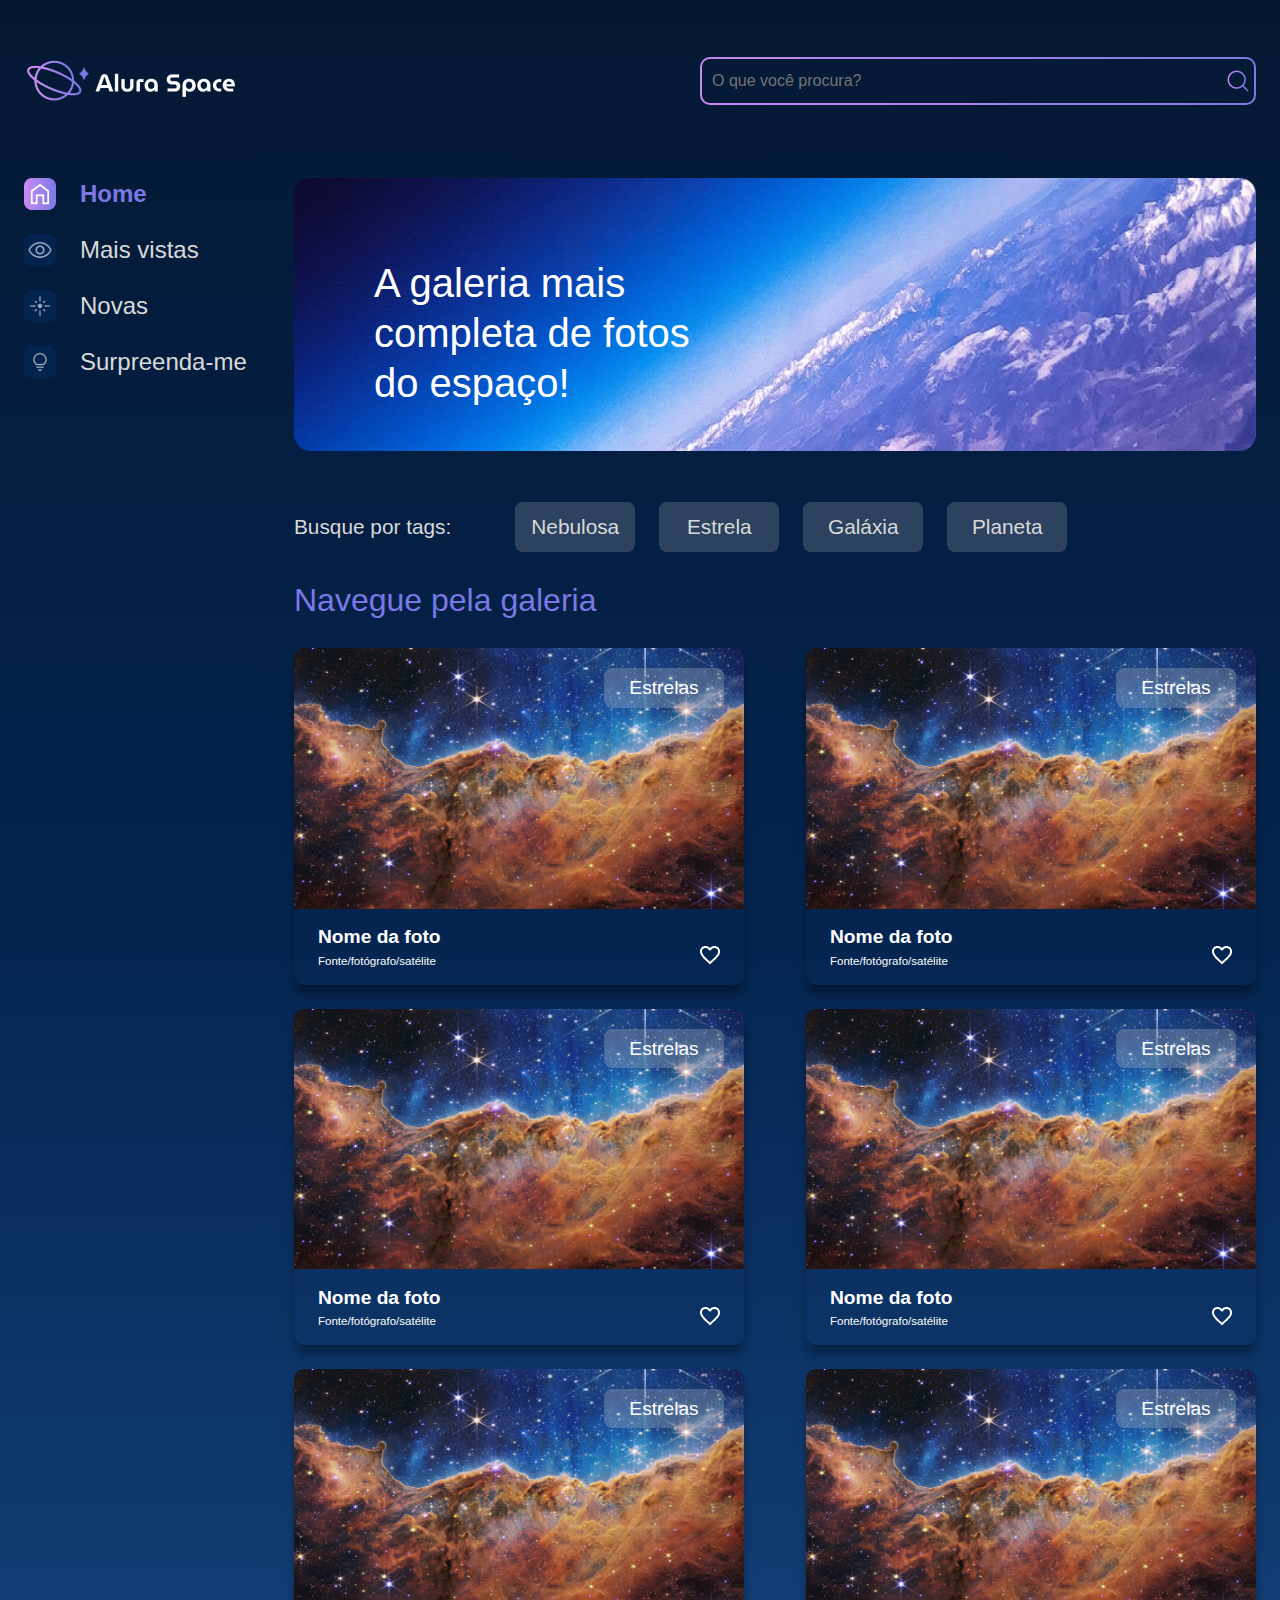
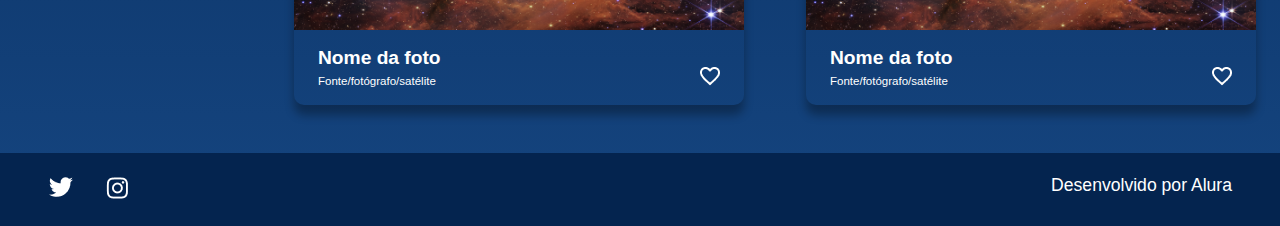
<file: index.html>
<!DOCTYPE html>
<html lang="pt-br">

<head>
    <meta charset="UTF-8">
    <meta http-equiv="X-UA-Compatible" content="IE=edge">
    <meta name="viewport" content="width=device-width, initial-scale=1.0">
    <title>Alura Space</title>
    <link rel="preconnect" href="https://fonts.googleapis.com">
    <link rel="preconnect" href="https://fonts.gstatic.com" crossorigin>
    <link href="https://fonts.googleapis.com/css2?family=Poppins:wght@400;500;600&display=swap" rel="stylesheet">
    <link rel="stylesheet" href="/styles/style.css">
</head>

<body>
    <div class="pagina-inicial">
        <header class="cabecalho">
            <img src="/assets/logo/Logo(2).png" alt="Logo da Alura Space" />
            <div class="cabecalho__busca">
                <div class="busca__fundo">
                    <input class="busca__input" type="text" placeholder="O que você procura?">
                    <img class="busca__icone" src="/assets/ícones/1x/search.png" alt="ícone de search">
                </div>
            </div>
        </header>
        <main class="principal">
            <section class="menu-lateral">
                <nav class="menu-lateral__navegacao">
                    <a href="#"><img src="/assets/ícones/1x/Home - ativo.png"> Home</a>
                    <a href="#"><img src="/assets/ícones/1x/Mais vistas - inativo.png"> Mais vistas</a>
                    <a href="#"><img src="/assets/ícones/1x/Novas - inativo.png"> Novas</a>
                    <a href="#"><img src="/assets/ícones/1x/Surpreenda-me - inativo.png"> Surpreenda-me</a>
                </nav>
            </section>
            <section class="conteudo">
                <section class="banner">
                    <img class="banner__imagem" src="/assets/imagens/Banner(2).png" alt="banner Alura Space">
                    <h1 class="banner__titulo"> A galeria mais completa de fotos do espaço!</h1>
                </section>
                <section class="tags">
                    <p class="tags__titulo">Busque por tags:</p>
                    <ul class="tags__lista">
                        <li class="tags__tag">Nebulosa</li>
                        <li class="tags__tag">Estrela</li>
                        <li class="tags__tag">Galáxia</li>
                        <li class="tags__tag">Planeta</li>
                    </ul>
                </section>
                <section class="galeria">
                    <div class="cards">
                        <h2 class="cards__titulo">Navegue pela galeria</h2>
                        <ul class="cards__lista">
                            <li class="card">
                                <a href="imagem.html">
                                    <img class="card__imagem" src="/assets/imagens/galeria/carina-nebula.png" alt="foto">
                                </a>
                                <span class="card__tag">Estrelas</span>
                                <div class="card__info">
                                    <p class="card__titulo">Nome da foto</p>
                                    <div class="card__texto">
                                        <p class="card__descricao">Fonte/fotógrafo/satélite</p>
                                        <span>
                                            <img src="/assets/ícones/1x/favorite_outline.png" alt="ícone de coração">
                                        </span>
                                    </div>
                                </div>
                            </li>
                            <li class="card">
                                <a href="imagem.html">
                                    <img class="card__imagem" src="/assets/imagens/galeria/carina-nebula.png" alt="foto">
                                </a>
                                <span class="card__tag">Estrelas</span>
                                <div class="card__info">
                                    <p class="card__titulo">Nome da foto</p>
                                    <div class="card__texto">
                                        <p class="card__descricao">Fonte/fotógrafo/satélite</p>
                                        <span>
                                            <img src="/assets/ícones/1x/favorite_outline.png" alt="ícone de coração">
                                        </span>
                                    </div>
                                </div>
                            </li>
                            <li class="card">
                                <a href="imagem.html">
                                    <img class="card__imagem" src="/assets/imagens/galeria/carina-nebula.png" alt="foto">
                                </a>
                                <span class="card__tag">Estrelas</span>
                                <div class="card__info">
                                    <p class="card__titulo">Nome da foto</p>
                                    <div class="card__texto">
                                        <p class="card__descricao">Fonte/fotógrafo/satélite</p>
                                        <span>
                                            <img src="/assets/ícones/1x/favorite_outline.png" alt="ícone de coração">
                                        </span>
                                    </div>
                                </div>
                            </li>
                            <li class="card">
                                <a href="imagem.html">
                                    <img class="card__imagem" src="/assets/imagens/galeria/carina-nebula.png" alt="foto">
                                </a>
                                <span class="card__tag">Estrelas</span>
                                <div class="card__info">
                                    <p class="card__titulo">Nome da foto</p>
                                    <div class="card__texto">
                                        <p class="card__descricao">Fonte/fotógrafo/satélite</p>
                                        <span>
                                            <img src="/assets/ícones/1x/favorite_outline.png" alt="ícone de coração">
                                        </span>
                                    </div>
                                </div>
                            </li>
                            <li class="card">
                                <a href="imagem.html">
                                    <img class="card__imagem" src="/assets/imagens/galeria/carina-nebula.png" alt="foto">
                                </a>
                                <span class="card__tag">Estrelas</span>
                                <div class="card__info">
                                    <p class="card__titulo">Nome da foto</p>
                                    <div class="card__texto">
                                        <p class="card__descricao">Fonte/fotógrafo/satélite</p>
                                        <span>
                                            <img src="/assets/ícones/1x/favorite_outline.png" alt="ícone de coração">
                                        </span>
                                    </div>
                                </div>
                            </li>
                            <li class="card">
                                <a href="imagem.html">
                                    <img class="card__imagem" src="/assets/imagens/galeria/carina-nebula.png" alt="foto">
                                </a>
                                <span class="card__tag">Estrelas</span>
                                <div class="card__info">
                                    <p class="card__titulo">Nome da foto</p>
                                    <div class="card__texto">
                                        <p class="card__descricao">Fonte/fotógrafo/satélite</p>
                                        <span>
                                            <img src="/assets/ícones/1x/favorite_outline.png" alt="ícone de coração">
                                        </span>
                                    </div>
                                </div>
                            </li>
                        </ul>
                    </div>
                </section>
            </section>
        </main>
    </div>
    <footer class="rodape">
        <div class="rodape__icones">
            <a href="https://twitter.com/AluraOnline" target=”_blank” >
                <img src="/assets/ícones/1x/twitter.png" alt="ícone twitter">
            </a>
            <a href="https://www.instagram.com/aluraonline/" target=”_blank” >
                <img src="/assets/ícones/1x/instagram.png" alt="ícone instagram">
            </a>
        </div>
        <p class="rodape__texto">Desenvolvido por Alura</p>
    </footer>
</body>

</html>
</file>
<file: styles/style.css>
/* http://meyerweb.com/eric/tools/css/reset/ 
   v2.0 | 20110126
   License: none (public domain)
*/


html, body, div, span, applet, object, iframe,
h1, h2, h3, h4, h5, h6, p, blockquote, pre,
a, abbr, acronym, address, big, cite, code,
del, dfn, em, img, ins, kbd, q, s, samp,
small, strike, strong, sub, sup, tt, var,
b, u, i, center,
dl, dt, dd, ol, ul, li,
fieldset, form, label, legend,
table, caption, tbody, tfoot, thead, tr, th, td,
article, aside, canvas, details, embed, 
figure, figcaption, footer, header, hgroup, 
menu, nav, output, ruby, section, summary,
time, mark, audio, video {
    margin: 0;
    padding: 0;
    border: 0;
    font-size: 100%;
    font: inherit;
    vertical-align: baseline;
}
/* HTML5 display-role reset for older browsers */
article, aside, details, figcaption, figure, 
footer, header, hgroup, menu, nav, section {
    display: block;
}
body {
    line-height: 1;
    font-family: 'Space Grotesk', sans-serif;
    min-height: 100vh;
    background: linear-gradient(#041833,#04244F,#154580);
    background-repeat: no-repeat;
    background-position: center;
    background-size: cover;
}
ol, ul {
    list-style: none;
}
blockquote, q {
    quotes: none;
}
blockquote:before, blockquote:after,
q:before, q:after {
    content: '';
    content: none;
}
table {
    border-collapse: collapse;
    border-spacing: 0;
}

.banner {
    width: auto;
    position: relative;
    margin-bottom: 1.5rem;
}

.banner__imagem {
    width: 100%;
}

.banner__titulo {
    color: #FFFFFF;
    font-size: 40px;
    width: 350px;
    line-height: 50px;
    position: absolute;
    top: 80px;
    left: 80px;
}

.cabecalho {
    align-items: center;
    display: flex;
    justify-content: space-between;
    margin: 1.5rem 0 4rem 0;
}

.cabecalho__busca {
    align-items: center;
    border-radius: 10px;
    background: linear-gradient(45deg, #C98CF1,#7B78E5);
    display: flex;
    height: auto;
    justify-content: space-between;
    padding: 2px;
    width: auto; 
}

.busca__fundo {
    align-items: center;
    background-color: #041A37;
    border-radius: 8px;
    display: flex;
    margin: 0 auto;
    width: 100%;
}

.busca__input {
    align-items: center;
    background-color: transparent;
    border: none;
    font-size: 1rem;
    height: 24px;
    padding: 10px;
    width: 500px;
}

.busca__icone {
    cursor: pointer;
    width: 2rem;
    height: 2rem;
}

.cards {
    width: 100%;
}

.cards__titulo {
    color: #7B78E5;
    font-size: 2rem;
    line-height: 3rem;
    margin-bottom: 1.5rem;
}

.cards__lista{
    display: flex;
    flex-wrap: wrap;
    justify-content: space-between;
    align-content: space-between;
}

.card {
    border-radius: 10px;
    box-shadow: 0px 10px 10px #00000050;
    color: #FFFFFF;
    margin-bottom: 1.5rem;
    position: relative;
    width: 450px;
}

.card__imagem {
    width: 450px;
    border-radius: 10px 10px 0 0;
}

.card__tag {
    background-color: #D9D9D940;
    border-radius: 8px;
    border: 2px solid transparent;
    font-size: 1.2rem;
    left: 310px;
    margin-right: 1.5rem;
    padding: .5rem .5rem;
    position: absolute;
    text-align: center;
    top: 20px;
    width: 100px;
}

.card__info {
    font-size: 1.2rem;
    padding: 0 1.5rem 1rem 1.5rem;
}

.card__titulo {
    font-weight: bold;
    line-height: 1.2rem;
    margin-top: 0.8em;
}

.card__texto {
    display: flex;
    justify-content: space-between;
    flex-wrap: wrap;
}

.card__texto img {
    cursor: pointer;
}

.card__descricao {
    font-size: 0.6em;
    margin-top: 0.8em;
}

.galeria {
    display: flex;
    width: 100%;
}

.imagem {
    display: flex;
    justify-content: center;
    align-items: center;
}

.imagem__conteudo {
    background-color: transparent;
    display: flex;
    flex-direction: column;
    border-radius: 20px 20px 0 0;
    width: 950px;
}

.imagem__imagem {
    width: 100%;
    border-radius: 20px;
}

.imagem__info {
    font-size: 1.2rem;
    display: flex;
    justify-content: space-between;
    align-items: center;
    margin-bottom: 1rem;
    margin-top: 1rem;
}

.imagem__texto {
    display: flex;
    flex-direction: column;
    justify-content: space-between;
    color: #FFFFFF;
    margin-top: 0.5rem;
}

.imagem__titulo {
    font-weight: bold;
    line-height: 2rem;
    color: #FFFFFF;
}

.imagem__texto {
    font-size: 1rem;
}

.imagem__descricao {
    font-size: 0.7rem;
}

.menu-lateral {
    padding-right: 1.5rem;
    box-sizing: border-box;
    min-width: 270px;
}

.menu-lateral__navegacao {
    display: flex;
    flex-direction: column;
}

.menu-lateral__navegacao a {
    font-family: 'Space Grotesk', sans-serif;
    align-items: center;
    display: flex;
    margin-bottom: 1.5rem;
    text-decoration: none;
    color: #D9D9D9;
    font-size: 24px;
}

.menu-lateral__navegacao a:first-child {
    font-weight: bold;
    color: #7B78E5;
}

.menu-lateral__navegacao img {
    margin-right: 1.5rem;
}

.pagina-inicial {
    max-width: 1440px;
    padding: 1.5rem;
    margin: 0 auto;
}

.populares {
    margin-left: 1.5rem;
}

.populares__titulo {
    font-size: 2rem;
    color: #7B78E5;
    line-height: 3rem;
    margin-bottom: 1.5rem;
}

.populares__imagens {
    display: flex;
    flex-direction: column;
}

.populares__imagem {
    margin-bottom: 1.5rem;
}

.populares__botao {
    width: 100%;
    height: 50px;
    border-radius: 10px;
    background: linear-gradient(45deg, #C98CF1,#7B78E5);
    padding: 2px;
    box-sizing: border-box;
}

.populares__link {
    display: flex;
    justify-content: center;
    align-items: center;
    font-size: 20px;
    text-decoration: none;
    color: #FFFFFF;
    background-color: #082D5C;
    width: 100%;
    height: 100%;
    border-radius: 8px;
    transition: .5s;
}

.populares__link:hover {
    background: transparent;
}

.principal {
    display: flex;
    justify-content: space-between;
}

.rodape {
    background-color: #04244F;
    width: 100%;
    padding: 1.5rem 3rem;
    box-sizing: border-box;
    display: flex;
    justify-content: space-between;
    color: #FFFFFF;
}

.rodape__icones {
    width: 80px;
    display: flex;
    justify-content: space-between;
}

.rodape__texto {
    font-size: 1.1rem;
}

.tags {
    padding: 1.5rem 0;
    display: flex;
    align-items: center;
    color: #D9D9D9;
    font-size: 1.3rem;
}

.tags__titulo {
    margin-right: 4rem;
}

.tags__lista {
    display: flex;
}

.tags__tag {
    background-color: #D9D9D930;
    margin-right: 1.5rem;
    border-radius: 8px;
    padding: .8rem .5rem;
    width: 100px;
    text-align: center;
    border: 2px solid transparent;
}

.tags__tag:hover {
    border: 2px solid #7B78E5;
    cursor: pointer;
}
</file>
